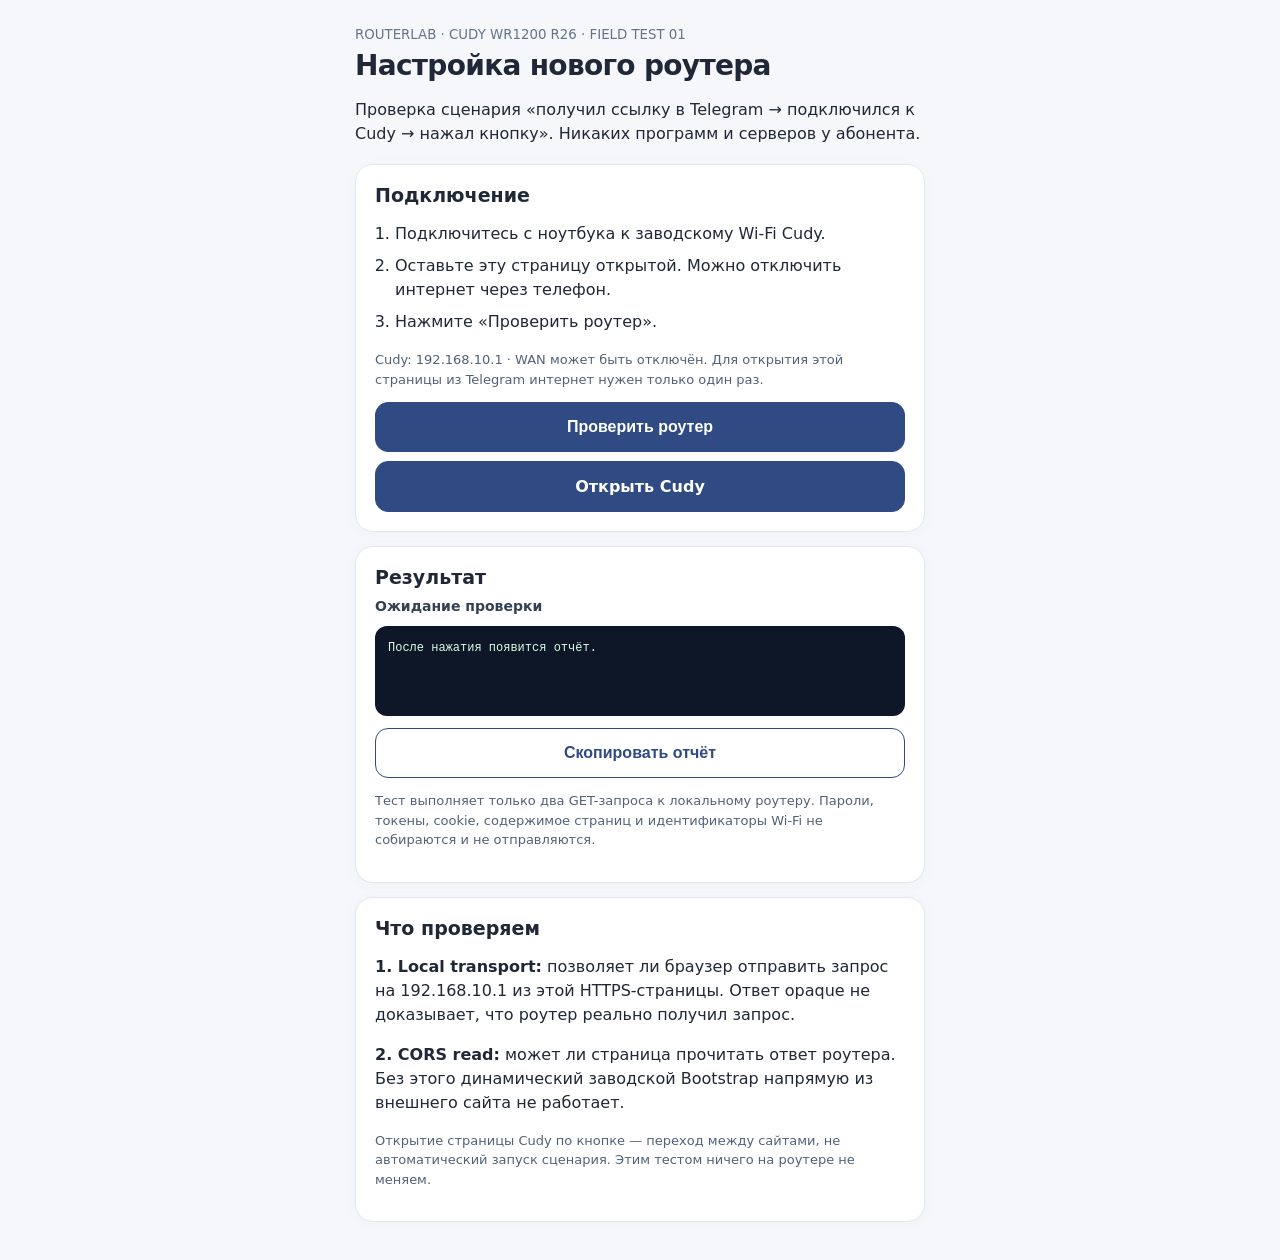
<file: docs/routerlab-telegram-test/index.html>
<!doctype html>
<html lang="ru">
<head>
<meta charset="utf-8">
<meta name="viewport" content="width=device-width, initial-scale=1">
<meta name="color-scheme" content="light">
<title>RouterLab — Cudy Telegram field test</title>
<style>
:root{font-family:system-ui,-apple-system,BlinkMacSystemFont,"Segoe UI",sans-serif;color:#202736;background:#f5f7fa}
*{box-sizing:border-box}body{margin:0;padding:24px 14px}
main{max-width:570px;margin:0 auto}
header{margin-bottom:18px}small{color:#64748b}h1{font-size:28px;letter-spacing:-.7px;margin:6px 0}
h2{font-size:19px;margin:0 0 10px}
.card{background:white;border:1px solid #e1e6ef;border-radius:18px;padding:19px;margin:14px 0;box-shadow:0 2px 15px #12213b07}
p,li{line-height:1.5}ol{padding-left:20px}li{margin:8px 0}
button,a.button{appearance:none;display:block;width:100%;padding:15px;border-radius:13px;border:1px solid #304a84;background:#304a84;color:white;text-align:center;font-weight:700;font-size:16px;text-decoration:none;cursor:pointer}
button:disabled{opacity:.55;cursor:wait}.secondary{background:white;color:#304a84;margin-top:9px}
#status{font-size:14px;font-weight:700;color:#334155}pre{border-radius:12px;background:#0d1727;color:#dcfce7;padding:13px;white-space:pre-wrap;overflow-wrap:anywhere;min-height:90px;font-size:12px;line-height:1.65}
.note{font-size:13px;color:#526178}.danger{color:#a11b28}.success{color:#14603e}
</style>
</head>
<body>
<main>
<header>
<small>ROUTERLAB · CUDY WR1200 R26 · FIELD TEST 01</small>
<h1>Настройка нового роутера</h1>
<p>Проверка сценария «получил ссылку в Telegram → подключился к Cudy → нажал кнопку». Никаких программ и серверов у абонента.</p>
</header>
<section class="card">
<h2>Подключение</h2>
<ol>
<li>Подключитесь с ноутбука к заводскому Wi-Fi Cudy.</li>
<li>Оставьте эту страницу открытой. Можно отключить интернет через телефон.</li>
<li>Нажмите «Проверить роутер».</li>
</ol>
<p class="note">Cudy: 192.168.10.1 · WAN может быть отключён. Для открытия этой страницы из Telegram интернет нужен только один раз.</p>
<button id="probe" type="button">Проверить роутер</button>
<a class="button secondary" href="http://192.168.10.1/cgi-bin/luci">Открыть Cudy</a>
</section>
<section class="card" aria-live="polite">
<h2>Результат</h2>
<div id="status">Ожидание проверки</div>
<pre id="output">После нажатия появится отчёт.</pre>
<button id="copy" type="button" class="secondary">Скопировать отчёт</button>
<p class="note">Тест выполняет только два GET-запроса к локальному роутеру. Пароли, токены, cookie, содержимое страниц и идентификаторы Wi-Fi не собираются и не отправляются.</p>
</section>
<section class="card">
<h2>Что проверяем</h2>
<p><b>1. Local transport:</b> позволяет ли браузер отправить запрос на 192.168.10.1 из этой HTTPS-страницы. Ответ opaque не доказывает, что роутер реально получил запрос.</p>
<p><b>2. CORS read:</b> может ли страница прочитать ответ роутера. Без этого динамический заводской Bootstrap напрямую из внешнего сайта не работает.</p>
<p class="note">Открытие страницы Cudy по кнопке — переход между сайтами, не автоматический запуск сценария. Этим тестом ничего на роутере не меняем.</p>
</section>
</main>
<script>
(() => {
  "use strict";
  const target = "http://192.168.10.1/cgi-bin/luci/admin/diag/status";
  const output = document.getElementById("output");
  const status = document.getElementById("status");
  const probe = document.getElementById("probe");
  const copy = document.getElementById("copy");
  let logLines = [];
  function line(s){logLines.push(s);output.textContent=logLines.join("\n");}
  function setStatus(t){status.textContent=t;}
  async function request(label, mode){
    line("--- " + label + " ---");
    const controller = new AbortController();
    const timer = setTimeout(()=>controller.abort(),10000);
    try {
      const response=await fetch(target,{
        method:"GET",
        mode,
        credentials:"omit",
        cache:"no-store",
        redirect:"follow",
        targetAddressSpace:"local",
        signal:controller.signal
      });
      line("resolved=yes type="+response.type+" status="+response.status);
      if(response.type==="opaque"){
        line("body=unreadable (opaque, request delivery not confirmed)");
        return "opaque";
      }
      const body=await response.text();
      line("readable=yes length="+body.length);
      return response.ok?"readable":"http_error";
    }catch(e){
      line("failed="+(e?.name||"Error")+" "+(e?.message||""));
      return "failed";
    }finally{clearTimeout(timer);}
  }
  probe.addEventListener("click",async()=>{
    probe.disabled=true;
    logLines=[];
    line("origin="+location.origin);
    line("target=192.168.10.1");
    line("test=read_only_no_credentials");
    setStatus("Проверяем связь...");
    const transport=await request("NO-CORS", "no-cors");
    const readable=await request("CORS", "cors");
    if(readable==="readable"){
      setStatus("PASS: HTTP-ответ Cudy читается с внешней страницы");
      status.className="success";
    }else{
      setStatus("READ BLOCKED: прямой браузерный Bootstrap пока не подтверждён");
      status.className="danger";
    }
    line("transport="+transport+" readable="+readable);
    line("complete=yes");
    probe.disabled=false;
  });
  copy.addEventListener("click",async()=>{
    const text=logLines.join("\n");
    if(!text){return;}
    try{
      await navigator.clipboard.writeText(text);
      copy.textContent="Скопировано";
    }catch{
      window.prompt("Скопируйте отчёт:",text);
    }
  });
})();
</script>
</body>
</html>
</file>
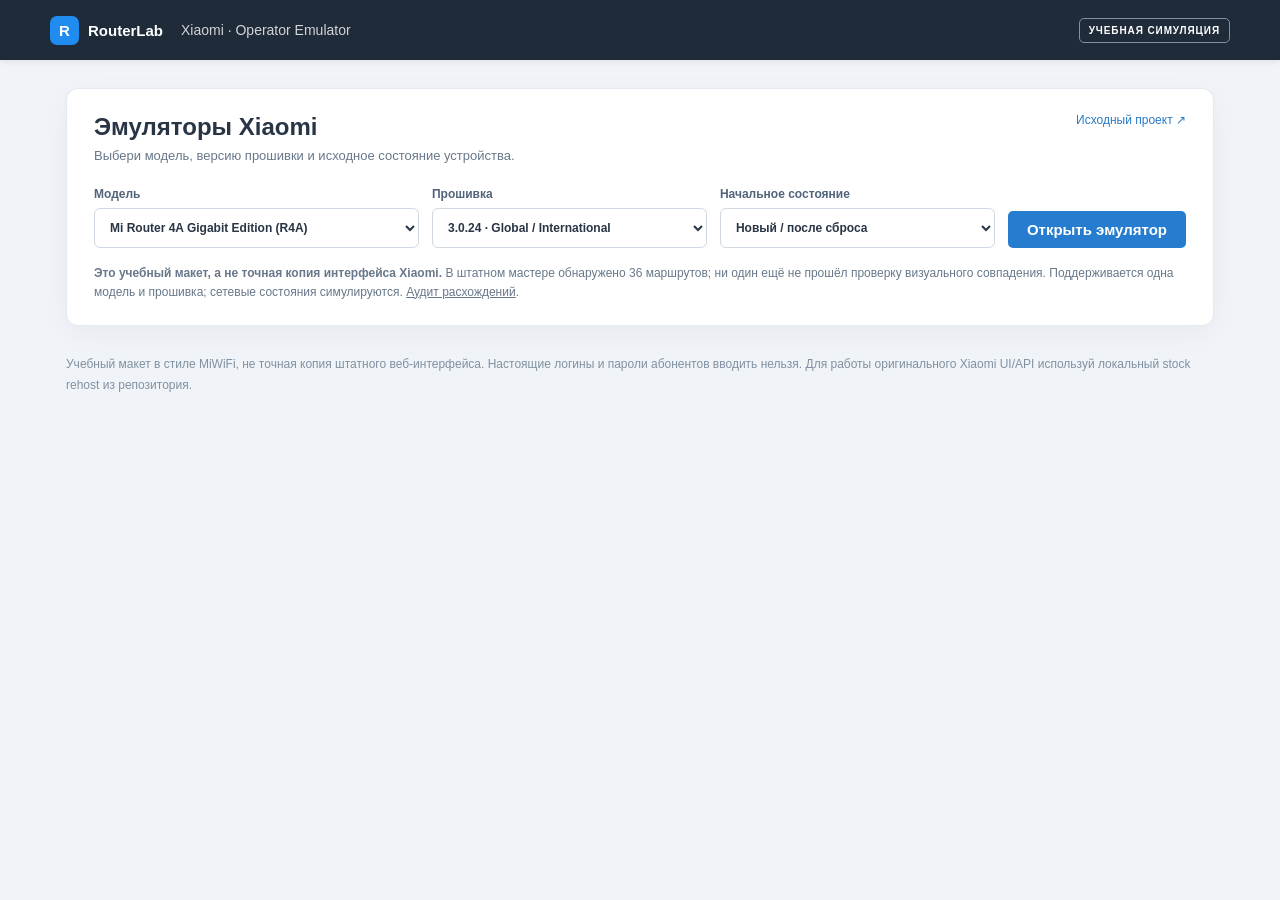
<file: docs/emulator/xiaomi/index.html>
<!doctype html>
<html lang="ru">
<head>
  <meta charset="utf-8">
  <meta name="viewport" content="width=device-width,initial-scale=1">
  <meta name="color-scheme" content="light">
  <meta http-equiv="Content-Security-Policy" content="default-src 'self'; connect-src 'none'; script-src 'self'; style-src 'self'; img-src 'self' data:; object-src 'none'; base-uri 'none'; form-action 'none'">
  <meta name="description" content="RouterLab: интерактивный учебный веб-эмулятор Xiaomi Mi Router 4A Gigabit R4A, Global 3.0.24.">
  <title>RouterLab — Xiaomi Operator Emulator</title>
  <link rel="stylesheet" href="./style.css">
  <script defer src="./catalog.js"></script>
  <script defer src="./scenarios.js"></script>
  <script defer src="./core.js"></script>
  <script defer src="./storage.js"></script>
  <script defer src="./views.js"></script>
  <script defer src="./app.js"></script>
</head>
<body>
  <header class="labbar">
    <a class="labbrand" href="#catalog" aria-label="Вернуться в каталог"><span class="lablogo">R</span><span>RouterLab</span></a>
    <span class="labtitle">Xiaomi · Operator Emulator</span>
    <span class="demo-tag">УЧЕБНАЯ СИМУЛЯЦИЯ</span>
  </header>
  <main>
    <section class="catalog" aria-label="Каталог моделей и прошивок">
      <div class="catalog-heading">
        <div><h1>Эмуляторы Xiaomi</h1><p>Выбери модель, версию прошивки и исходное состояние устройства.</p></div>
        <a class="help-link" href="https://github.com/4oker12/laboratory_hub/tree/main/devices/xiaomi/mi-router-4a-gigabit-r4a/3.0.24-int" target="_blank" rel="noopener noreferrer">Исходный проект ↗</a>
      </div>
      <div class="picker">
        <label>Модель<select id="model-select" aria-label="Модель роутера"></select></label>
        <label>Прошивка<select id="firmware-select" aria-label="Версия прошивки"></select></label>
        <label>Начальное состояние<select id="profile-select" aria-label="Состояние"><option value="factory">Новый / после сброса</option><option value="configured">Уже настроенный</option></select></label>
        <button id="open-demo" class="btn primary" type="button">Открыть эмулятор</button>
      </div>
      <p class="scope"><strong>Это учебный макет, а не точная копия интерфейса Xiaomi.</strong> В штатном мастере обнаружено 36 маршрутов; ни один ещё не прошёл проверку визуального совпадения. Поддерживается одна модель и прошивка; сетевые состояния симулируются. <a href="./STOCK_UI_AUDIT.md">Аудит расхождений</a>.</p>
    </section>

    <section id="simulator" class="simulator" hidden aria-label="Виртуальный веб-интерфейс Xiaomi">
      <div class="windowbar">
        <div class="address"><span aria-hidden="true">●</span> router.miwifi.com <span class="muted">(виртуальный интерфейс)</span></div>
        <div class="windowtools">
          <label class="scenario-label" for="scenario-select">Сбой:</label>
          <select id="scenario-select" aria-label="Учебный сценарий"></select>
          <button type="button" class="mini" id="restart-demo" title="Сбросить эмулятор">Сбросить</button>
          <button type="button" class="mini" id="close-demo" title="Вернуться к каталогу">Закрыть</button>
        </div>
      </div>

      <div class="router">
        <header class="router-header">
          <div class="router-top">
            <div class="miwifi">MiWiFi</div>
            <nav id="primary-nav" aria-label="Основное меню" hidden>
              <button type="button" data-tab="status" class="active">Состояние</button>
              <button type="button" data-tab="settings">Настройки</button>
              <button type="button" data-tab="advanced">Дополнительно</button>
            </nav>
            <div class="router-identity"><span id="router-name">Mi Router 4A Gigabit</span><button id="logout" type="button" hidden>Выйти</button></div>
          </div>
          <nav id="sub-nav" class="router-subnav" aria-label="Разделы настроек" hidden></nav>
          <div id="network-flow" class="network-flow" hidden>
            <span class="network-node">▣<small>Устройства</small></span>
            <span class="network-link"></span>
            <span class="network-node router-node">▥<small>Роутер</small></span>
            <span class="network-link offline"></span>
            <span class="network-node">◎<small>Интернет</small></span>
          </div>
        </header>
        <div id="message" class="message" hidden role="alert"></div>
        <div id="screen" class="router-content" aria-live="polite"></div>
        <footer class="router-footer"><span id="router-footer-label">MiWiFi · Xiaomi R4A 3.0.24 Global</span> <span>RouterLab training — not a real router</span></footer>
      </div>
    </section>
  </main>
  <footer class="site-footer">Учебный макет в стиле MiWiFi, не точная копия штатного веб-интерфейса. Настоящие логины и пароли абонентов вводить нельзя. Для работы оригинального Xiaomi UI/API используй локальный stock rehost из репозитория.</footer>
</body>
</html>
</file>
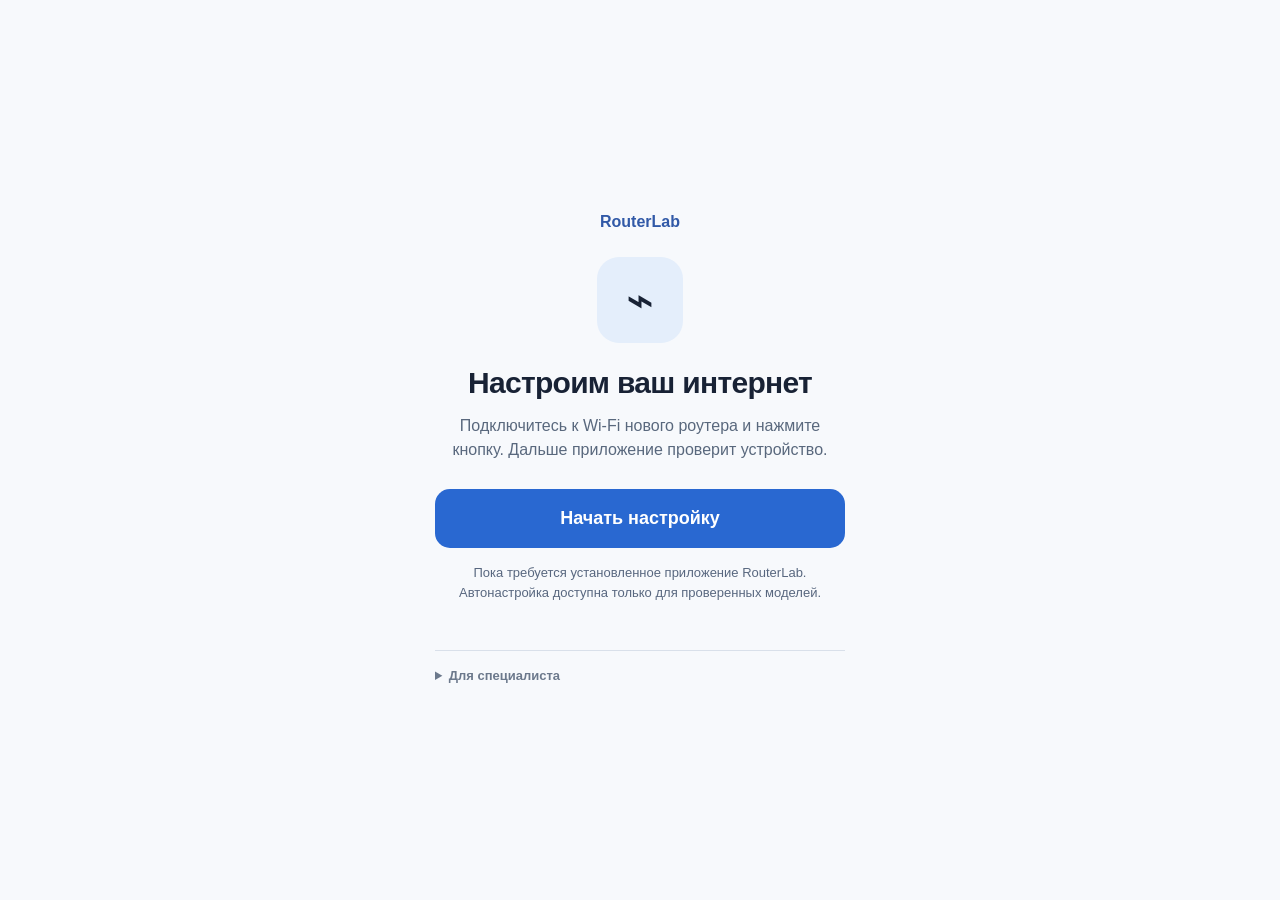
<file: mobile/RouterLab-Launcher.html>
<!doctype html>
<html lang="ru">
<head>
<meta charset="utf-8">
<meta name="viewport" content="width=device-width, initial-scale=1, viewport-fit=cover">
<meta name="theme-color" content="#f7f9fc">
<title>Настройка интернета — RouterLab</title>
<style>
:root{font-family:-apple-system,BlinkMacSystemFont,"Segoe UI",sans-serif;color:#182235;background:#f7f9fc}
*{box-sizing:border-box}body{margin:0;min-height:100vh;padding:calc(28px + env(safe-area-inset-top)) 18px 32px;display:grid;place-items:center}
main{max-width:410px;width:100%;text-align:center}.logo{font-size:16px;font-weight:700;color:#3159a7;margin-bottom:26px}
.mark{font-size:47px;background:#e4eefb;border-radius:22px;display:grid;place-items:center;width:86px;height:86px;margin:0 auto 23px}
h1{font-size:30px;line-height:1.15;letter-spacing:-.7px;margin:0 0 14px}p{color:#59687d;font-size:16px;line-height:1.5;margin:0 0 27px}
a.action{display:block;border-radius:15px;padding:19px 16px;background:#2968d1;color:#fff;text-decoration:none;font-weight:700;font-size:18px}
a.action.disabled{opacity:.5;pointer-events:none}.hint{font-size:13px;color:#58677f;line-height:1.5;margin-top:15px}
details{margin-top:48px;text-align:left;border-top:1px solid #d9e0ea;padding-top:17px;font-size:13px;color:#6c798c}
summary{cursor:pointer;font-weight:600}label{display:block;margin:12px 0 5px}input{width:100%;border:1px solid #afbed1;border-radius:9px;padding:12px;font-size:16px}
.subtle{display:block;margin-top:14px;color:#415e8b;text-decoration:underline}
</style>
</head>
<body>
<main>
 <div class="logo">RouterLab</div>
 <div class="mark" aria-hidden="true">⌁</div>
 <h1>Настроим ваш интернет</h1>
 <p>Подключитесь к Wi-Fi нового роутера и нажмите кнопку. Дальше приложение проверит устройство.</p>
 <a id="openApp" class="action" href="routerlab://open?host=192.168.0.1">Начать настройку</a>
 <div class="hint" id="status" aria-live="polite">Пока требуется установленное приложение RouterLab. Автонастройка доступна только для проверенных моделей.</div>
 <details id="technical">
  <summary>Для специалиста</summary>
  <label for="host">Адрес роутера</label>
  <input id="host" type="text" value="192.168.0.1" spellcheck="false" autocomplete="off" inputmode="decimal">
  <div class="hint" id="hostStatus"></div>
  <a id="openRouter" class="subtle" href="http://192.168.0.1">Открыть штатный интерфейс</a>
 </details>
</main>
<script>
'use strict';
const hostInput=document.getElementById('host');
const appLink=document.getElementById('openApp');
const routerLink=document.getElementById('openRouter');
const hostStatus=document.getElementById('hostStatus');
function isPrivateIPv4(s){
 const parts=s.split('.');
 if(parts.length!==4||!parts.every(v=>/^\d{1,3}$/.test(v)&&Number(v)<=255))return false;
 const [a,b]=parts.map(Number);
 return a===10||(a===172&&b>=16&&b<=31)||(a===192&&b===168);
}
function refresh(){
 const h=hostInput.value.trim(),ok=isPrivateIPv4(h);
 appLink.href=ok?'routerlab://open?host='+encodeURIComponent(h):'#';
 routerLink.href=ok?'http://'+h:'#';
 appLink.classList.toggle('disabled',!ok);
 appLink.setAttribute('aria-disabled',String(!ok));
 hostStatus.textContent=ok?'Локальный адрес подтверждён':'Введите локальный IPv4-адрес роутера';
}
const requested=new URLSearchParams(window.location.search).get('host');
if(requested&&isPrivateIPv4(requested))hostInput.value=requested;
hostInput.addEventListener('input',refresh);refresh();
</script>
</body>
</html>
</file>
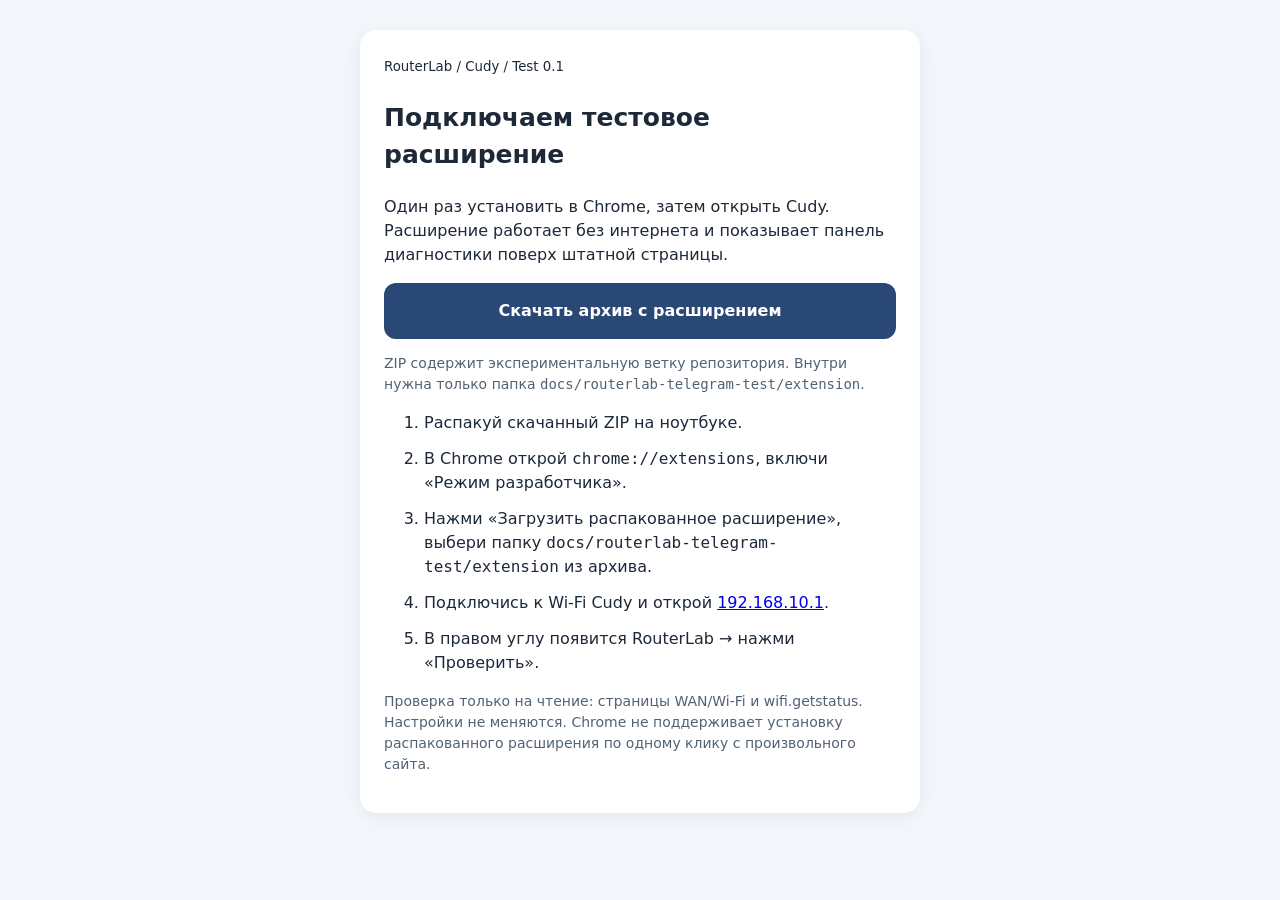
<file: docs/routerlab-telegram-test/install.html>
<!doctype html><html lang="ru"><head><meta charset="utf-8"><meta name="viewport" content="width=device-width,initial-scale=1"><title>RouterLab — установить тестовое расширение</title><style>body{font:16px/1.5 system-ui,sans-serif;max-width:560px;margin:30px auto;padding:0 16px;background:#f3f6fb;color:#1d2939}article{background:white;border-radius:16px;padding:24px;box-shadow:0 4px 18px #0001}h1{font-size:25px}a.btn{display:block;background:#294875;color:white;padding:16px;border-radius:12px;text-align:center;font-weight:700;text-decoration:none}li{margin:12px 0}.muted{font-size:14px;color:#526273}code{overflow-wrap:anywhere}</style></head><body><article><small>RouterLab / Cudy / Test 0.1</small><h1>Подключаем тестовое расширение</h1><p>Один раз установить в Chrome, затем открыть Cudy. Расширение работает без интернета и показывает панель диагностики поверх штатной страницы.</p><a class="btn" href="https://github.com/4oker12/laboratory_hub/archive/refs/heads/experiment/routerlab-telegram-bridge.zip">Скачать архив с расширением</a><p class="muted">ZIP содержит экспериментальную ветку репозитория. Внутри нужна только папка <code>docs/routerlab-telegram-test/extension</code>.</p><ol><li>Распакуй скачанный ZIP на ноутбуке.</li><li>В Chrome открой <code>chrome://extensions</code>, включи «Режим разработчика».</li><li>Нажми «Загрузить распакованное расширение», выбери папку <code>docs/routerlab-telegram-test/extension</code> из архива.</li><li>Подключись к Wi-Fi Cudy и открой <a href="http://192.168.10.1/cgi-bin/luci">192.168.10.1</a>.</li><li>В правом углу появится RouterLab → нажми «Проверить».</li></ol><p class="muted">Проверка только на чтение: страницы WAN/Wi-Fi и wifi.getstatus. Настройки не меняются. Chrome не поддерживает установку распакованного расширения по одному клику с произвольного сайта.</p></article></body></html>
</file>
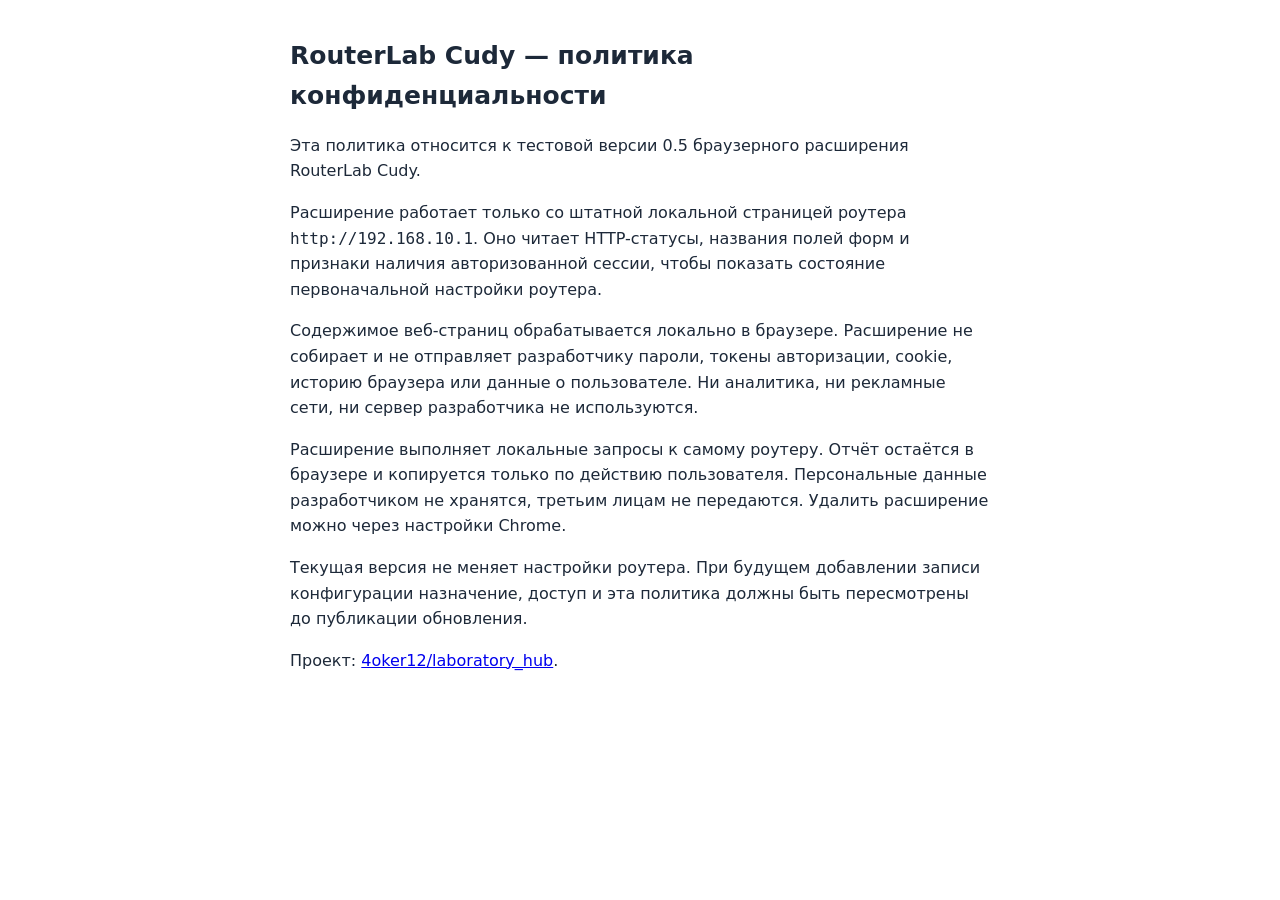
<file: docs/routerlab-telegram-test/privacy.html>
<!doctype html><html lang="ru"><head><meta charset="utf-8"><meta name="viewport" content="width=device-width,initial-scale=1"><title>RouterLab Cudy — Политика конфиденциальности</title><style>body{font:16px/1.6 system-ui,sans-serif;max-width:700px;margin:36px auto;padding:0 18px;color:#1d2939}h1{font-size:25px}</style></head><body><h1>RouterLab Cudy — политика конфиденциальности</h1><p>Эта политика относится к тестовой версии 0.5 браузерного расширения RouterLab Cudy.</p><p>Расширение работает только со штатной локальной страницей роутера <code>http://192.168.10.1</code>. Оно читает HTTP-статусы, названия полей форм и признаки наличия авторизованной сессии, чтобы показать состояние первоначальной настройки роутера.</p><p>Содержимое веб-страниц обрабатывается локально в браузере. Расширение не собирает и не отправляет разработчику пароли, токены авторизации, cookie, историю браузера или данные о пользователе. Ни аналитика, ни рекламные сети, ни сервер разработчика не используются.</p><p>Расширение выполняет локальные запросы к самому роутеру. Отчёт остаётся в браузере и копируется только по действию пользователя. Персональные данные разработчиком не хранятся, третьим лицам не передаются. Удалить расширение можно через настройки Chrome.</p><p>Текущая версия не меняет настройки роутера. При будущем добавлении записи конфигурации назначение, доступ и эта политика должны быть пересмотрены до публикации обновления.</p><p>Проект: <a href="https://github.com/4oker12/laboratory_hub">4oker12/laboratory_hub</a>.</p></body></html>
</file>
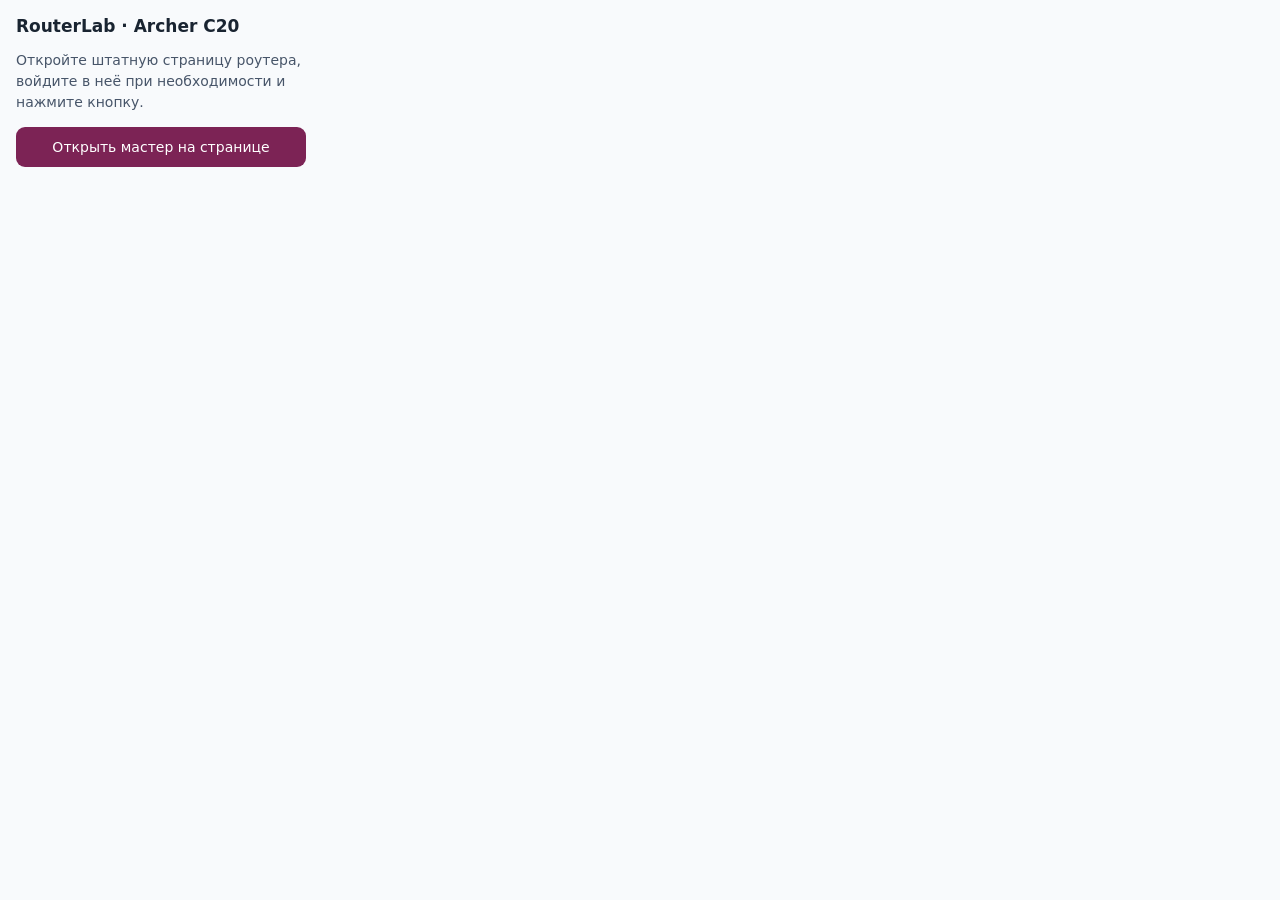
<file: extensions/tplink-c20/popup.html>
<!doctype html>
<html lang="ru"><head><meta charset="utf-8"><meta name="viewport" content="width=device-width,initial-scale=1">
<title>RouterLab TP-Link</title><style>
body{font:14px system-ui;margin:0;padding:16px;width:290px;color:#192431;background:#f8fafc}
h1{font-size:17px;margin:0 0 8px}p{line-height:1.5;color:#475569}button{background:#7c2355;color:white;border:0;border-radius:9px;padding:12px;width:100%;font:inherit;cursor:pointer}#status{margin-top:10px;white-space:pre-wrap;color:#475569}
</style></head><body>
<h1>RouterLab · Archer C20</h1>
<p>Откройте штатную страницу роутера, войдите в неё при необходимости и нажмите кнопку.</p>
<button id="start">Открыть мастер на странице</button><div id="status" role="status"></div>
<script src="popup.js"></script></body></html>
</file>
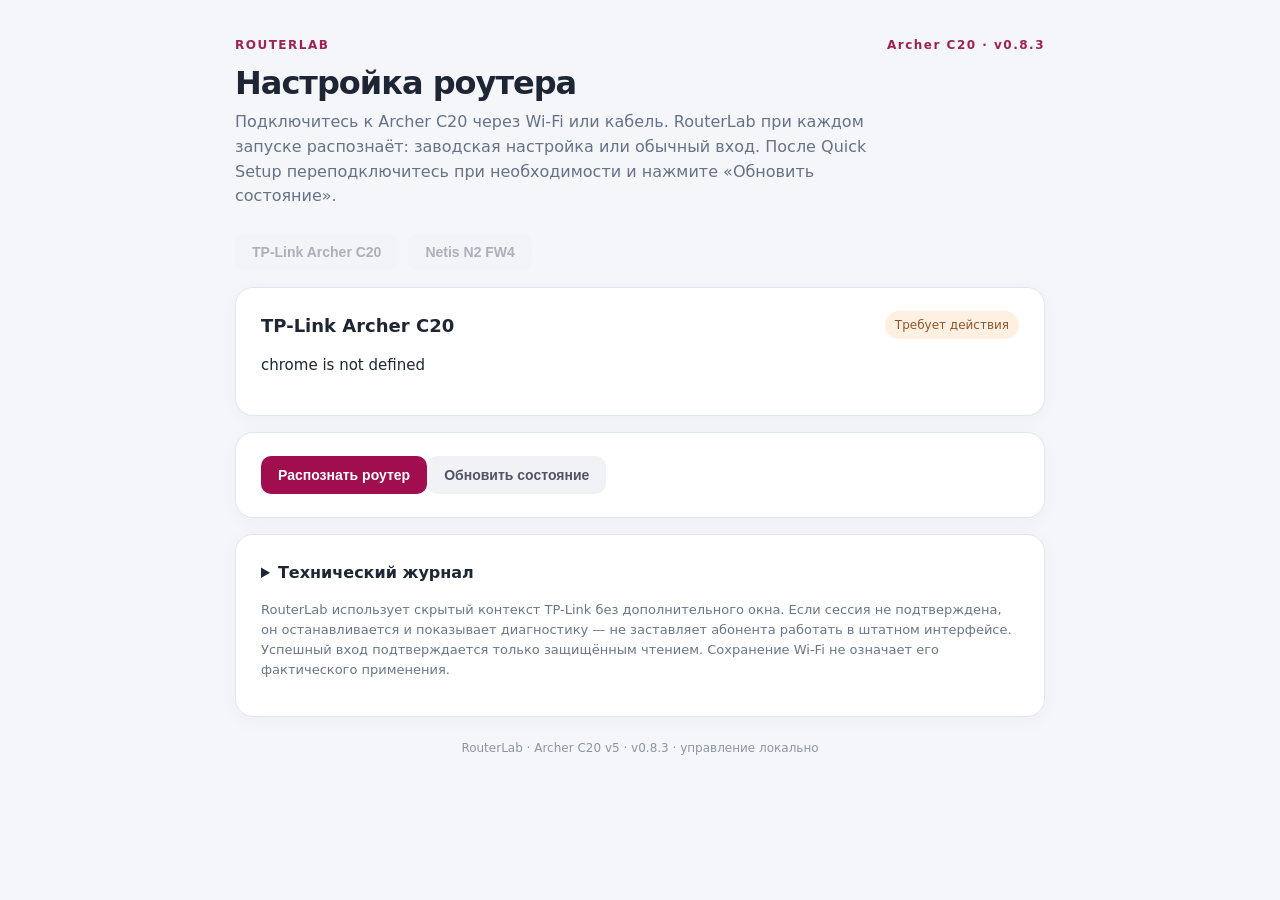
<file: extensions/tplink-c20/independent-session/setup.html>
<!doctype html><html lang="ru"><head><meta charset="utf-8"><meta name="viewport" content="width=device-width,initial-scale=1"><meta http-equiv="Content-Security-Policy" content="script-src 'self'; object-src 'none'; base-uri 'none'"><title>RouterLab — настройка роутера</title><link rel="stylesheet" href="setup.css"></head>
<body><main class="wrap">
<header><div class="eyebrow">ROUTERLAB <span id="deviceLabel">Archer C20 · v0.8.3</span></div><h1>Настройка роутера</h1><p>Подключитесь к Archer C20 через Wi-Fi или кабель. RouterLab при каждом запуске распознаёт: заводская настройка или обычный вход. После Quick Setup переподключитесь при необходимости и нажмите «Обновить состояние».</p><div class="buttons"><button id="deviceTplink" class="quiet" type="button">TP-Link Archer C20</button><button id="deviceNetis" class="quiet" type="button">Netis N2 FW4</button></div></header>
<section class="panel"><div class="panel-head"><h2 id="routerName">TP-Link Archer C20</h2><span id="pill">Проверяем</span></div><p id="status" role="status">Определяем состояние роутера…</p><p id="substatus" class="muted"></p></section>
<section id="first" class="panel hidden"><h2>Первое подключение</h2><p class="muted">Задайте первый пароль администратора. После этого RouterLab продолжит быстрый мастер: WAN DHCP и Wi-Fi.</p><label>Новый пароль администратора<input id="firstPassword" type="password" autocomplete="new-password" minlength="8" maxlength="63" placeholder="Не менее 8 символов"></label><label>Подтверждение пароля<input id="firstPasswordConfirm" type="password" autocomplete="new-password" minlength="8" maxlength="63" placeholder="Повторите пароль"></label></section>
<section id="stateCheck" class="panel hidden"><h2>Проверяем сессию RouterLab</h2><p>Запрос входа уже отправлен, но защищённое чтение настроек не подтвердилось. Это не означает, что пароль неправильный. RouterLab не будет отправлять его повторно и не требует открывать штатную страницу TP-Link.</p><button id="inspectBusy" class="quiet">Проверить состояние входа (без пароля)</button><button id="confirmFactoryLogin" class="quiet hidden">Первый пароль создан — проверить обычный вход</button><p class="muted">Проверка запрашивает только штатный статус занятости устройства через /cgi/getBusy, без пароля и без изменения настроек. Результат не считается подтверждением собственной сессии RouterLab.</p></section>
<section id="known" class="panel hidden"><h2>Пароль уже создан</h2><p class="muted">Если текущая сессия действительна, пароль повторно не потребуется.</p><label>Пароль администратора<input id="knownPassword" type="password" autocomplete="current-password"></label></section>
<section id="quick" class="panel hidden"><h2>Быстрая настройка</h2><p>Профиль Quick Setup: <strong>Украина → все → Воля → Динамический IP (DHCP)</strong>. Имена и пароли Wi-Fi можно оставить штатными или изменить в полях ниже.</p><p class="muted">Дополнительно: можно задать имена и общий пароль Wi-Fi сейчас. Если оставить поля пустыми, используются значения штатного мастера.</p>
<div class="cols"><label>SSID 2,4 ГГц (необязательно)<input id="quickSsid24" maxlength="32"></label><label>SSID 5 ГГц (необязательно)<input id="quickSsid5" maxlength="32"></label></div>
<label>Пароль Wi-Fi для обеих сетей (необязательно)<input id="quickWifiKey" type="password" autocomplete="new-password" minlength="8" maxlength="63"></label>
<p id="quickNote" class="note">RouterLab автоматически выполняет подтверждённые этапы мастера. Выбираются пункты из ранее пройденного штатного мастера TP-Link; при отсутствии нужного пункта настройка останавливается без сохранения.</p></section>
<section id="editor" class="panel hidden"><h2>Обычный режим · WAN и Wi-Fi</h2><p class="muted" id="wanStatus">Проверяем тип WAN…</p><p class="muted">Имена получены защищённым чтением физического роутера.</p><div class="cols"><label>Wi-Fi 2,4 ГГц<input id="ssid24" maxlength="32"></label><label>Wi-Fi 5 ГГц<input id="ssid5" maxlength="32"></label></div><label class="check"><input id="changeKey" type="checkbox"> Изменить также пароль обеих сетей</label><div id="keys" class="hidden"><label>Новый пароль Wi-Fi<input id="wifiKey" type="password" autocomplete="new-password" minlength="8" maxlength="63"></label><label>Повторите пароль<input id="wifiKey2" type="password" autocomplete="new-password" minlength="8" maxlength="63"></label></div><p class="note">Сначала настройки записываются. Затем требуется применить их перезагрузкой и проверить подключение к новому Wi-Fi. Само чтение новых SSID не доказывает вещание сети.</p></section>

<section id="netisFactory" class="panel hidden">
<h2>Первое подключение · Netis N2</h2>
<p class="muted">Проверенная по HAR команда заводского мастера: WAN DHCP и Wi-Fi 2,4/5 ГГц. Устройство может временно пропасть из сети. Одну команду не отправляем повторно автоматически.</p>
<label>Пароль администратора<input id="netisAdmin" type="password" autocomplete="new-password" minlength="1" maxlength="64"></label>
<label>Повторите пароль администратора<input id="netisAdmin2" type="password" autocomplete="new-password" minlength="1" maxlength="64"></label>
<div class="cols"><label>SSID 2,4 ГГц<input id="netisSsid24" maxlength="32"></label><label>SSID 5 ГГц<input id="netisSsid5" maxlength="32"></label></div>
<label>Общий пароль Wi-Fi<input id="netisWifiPassword" type="password" autocomplete="new-password" minlength="8" maxlength="63"></label>
<label>Повторите пароль Wi-Fi<input id="netisWifiPassword2" type="password" autocomplete="new-password" minlength="8" maxlength="63"></label>
<p class="note">Перед отправкой мастер попросит подтверждение. После отключения Wi-Fi переподключитесь и нажмите «Обновить состояние».</p>
</section>
<section id="netisLogin" class="panel hidden">
<h2>Авторизация · Netis N2</h2><p class="muted">Настройки уже созданы. Введите действующий пароль администратора для входа и чтения WAN/Wi-Fi.</p>
<label>Пароль администратора<input id="netisPassword" type="password" autocomplete="current-password"></label>
</section>
<section id="netisStatus" class="panel hidden">
<h2>Состояние WAN и Wi-Fi</h2><pre id="netisSummary">Ожидаем чтения настроек…</pre>
<p class="note">Постконфигурационная смена SSID/пароля и PPPoE/Static пока недоступны: их команды не подтверждены физическим HAR. Успешный ответ CGI не доказывает сохранение после перезагрузки.</p>
<details><summary>Дополнительные настройки — мощность Wi-Fi и IGMP</summary>
<p class="muted">Операции из HAR с повторным чтением. Применяйте только на своём тестовом роутере.</p>
<div class="cols"><label>Мощность 2,4 ГГц<select id="netisPower24"><option value="2">Низкая</option><option value="50">Средняя</option><option value="100">Высокая</option></select></label>
<label>Мощность 5 ГГц<select id="netisPower5"><option value="2">Низкая</option><option value="50">Средняя</option><option value="100">Высокая</option></select></label></div>
<button id="netisSetPower" class="quiet" type="button">Применить мощность Wi-Fi</button>
<div class="cols"><label class="check"><input id="netisProxy" type="checkbox"> IGMP Proxy</label>
<label class="check"><input id="netisSnooping" type="checkbox"> IGMP Snooping</label></div>
<button id="netisSetIgmp" class="quiet" type="button">Применить IGMP</button>
</details>
</section>
<section class="panel" id="actions"><button id="primary" class="primary">Определить роутер</button><button id="retry" class="quiet">Обновить состояние</button><button id="verify" class="quiet hidden">Проверить конфигурацию</button><button id="reboot" class="quiet hidden">Перезагрузить для применения</button><button id="confirmWifi" class="quiet hidden">Подтвердить Wi-Fi после перезагрузки</button><button id="vendor" class="quiet hidden">Запустить штатную сессию в отдельном свёрнутом окне</button><button id="showVendor" class="quiet hidden">Показать штатное окно</button></section>
<section class="panel"><details><summary>Технический журнал</summary><pre id="log">Ожидание…</pre><div class="buttons"><button id="copy" class="quiet">Копировать отчёт</button></div></details><p class="muted">RouterLab использует скрытый контекст TP-Link без дополнительного окна. Если сессия не подтверждена, он останавливается и показывает диагностику — не заставляет абонента работать в штатном интерфейсе. Успешный вход подтверждается только защищённым чтением. Сохранение Wi-Fi не означает его фактического применения.</p></section>
<footer id="routerFooter">RouterLab · Archer C20 v5 · v0.8.3 · управление локально</footer>
</main><script src="netis-setup.js"></script><script src="setup.js"></script></body></html>
</file>
<file: docs/emulator/xiaomi/style.css>
:root {
  font-family:Arial,Helvetica,sans-serif;
  color:#293444;
  background:#f0f3f7;
  font-size:15px
}

* {
  box-sizing:border-box
}

body {
  margin:0
}

button,select,input {
  font:inherit
}

button {
  cursor:pointer
}

button:disabled {
  cursor:not-allowed;
  opacity:.5
}

a {
  color:inherit
}

.labbar {
  background:#202b39;
  color:#fff;
  height:60px;
  display:flex;
  align-items:center;
  gap:18px;
  padding:0 max(20px,calc((100% - 1180px)/2));
  box-shadow:0 2px 6px #0001
}

.labbrand {
  display:flex;
  align-items:center;
  gap:9px;
  font-weight:700;
  text-decoration:none
}

.lablogo {
  width:29px;
  height:29px;
  background:#208cf0;
  color:#fff;
  border-radius:7px;
  display:grid;
  place-items:center
}

.labtitle {
  opacity:.8;
  font-size:14px
}

.demo-tag {
  margin-left:auto;
  border:1px solid #8191a3;
  padding:6px 9px;
  border-radius:5px;
  font-size:10px;
  letter-spacing:.09em;
  font-weight:700
}

main {
  max-width:1180px;
  margin:28px auto;
  padding:0 16px
}

.catalog {
  background:#fff;
  padding:24px 27px;
  border:1px solid #e5eaf0;
  border-radius:12px;
  box-shadow:0 8px 30px #20304b0b
}

.catalog-heading {
  display:flex;
  align-items:start;
  justify-content:space-between;
  gap:14px
}

.catalog h1 {
  margin:0 0 7px;
  font-size:24px
}

.catalog p {
  color:#68788a;
  font-size:13px;
  margin:0
}

.help-link {
  font-size:12px;
  color:#287ac5;
  text-decoration:none
}

.picker {
  display:grid;
  grid-template-columns:1.3fr 1.1fr 1.1fr auto;
  align-items:end;
  gap:13px;
  margin-top:24px
}

.picker label {
  font-size:12px;
  color:#52647a;
  font-weight:700;
  display:flex;
  flex-direction:column;
  gap:7px
}

.picker select,.scenario-label+select {
  background:#fff;
  color:#293444;
  min-height:40px;
  border:1px solid #cfd8e3;
  border-radius:6px;
  padding:0 11px;
  max-width:100%
}

.btn {
  border:0;
  background:#edf2f9;
  color:#20598c;
  border-radius:5px;
  padding:10px 19px;
  font-weight:600
}

.btn.primary {
  color:white;
  background:#267dd0
}

.btn.primary:hover {
  background:#176ab6
}

.btn.light {
  background:#e7f3ff;
  color:#2376b7
}

.btn.small {
  font-size:13px;
  padding:8px 14px
}

.catalog .scope {
  margin-top:16px;
  line-height:1.55;
  font-size:12px
}

.simulator {
  margin-top:25px;
  background:white;
  border:1px solid #dbe3ec;
  box-shadow:0 8px 34px #22345218;
  border-radius:9px;
  overflow:hidden
}

.windowbar {
  min-height:49px;
  background:#f5f7f9;
  border-bottom:1px solid #dde3ea;
  display:flex;
  justify-content:space-between;
  align-items:center;
  gap:15px;
  padding:8px 13px
}

.address {
  font-size:12px;
  color:#4e6174;
  white-space:nowrap
}

.address>span:first-child {
  color:#40a86a
}

.muted {
  opacity:.6
}

.windowtools {
  display:flex;
  align-items:center;
  gap:8px;
  flex-wrap:wrap
}

.windowtools select {
  font-size:12px;
  height:32px;
  min-height:32px
}

.scenario-label {
  font-size:11px;
  color:#708093
}

.mini {
  background:white;
  border:1px solid #cfd9e5;
  border-radius:4px;
  padding:7px 11px;
  font-size:12px;
  color:#374c62
}

.router {
  background:#1981d8;
  min-height:530px
}

.router-header {
  background:#1884da;
  color:#fff
}

.router-top {
  max-width:980px;
  margin:0 auto;
  min-height:72px;
  display:flex;
  align-items:center;
  gap:45px
}

.miwifi {
  font-size:32px;
  color:#cde7ff;
  letter-spacing:-2px;
  font-weight:200;
  white-space:nowrap
}

#primary-nav {
  display:flex;
  align-self:stretch;
  align-items:stretch;
  gap:4px
}

#primary-nav button {
  background:transparent;
  color:#b3d4f2;
  border:0;
  padding:0 19px;
  font-size:14px
}

#primary-nav button:hover,#primary-nav button.active {
  color:#fff;
  font-weight:700
}

.router-identity {
  margin-left:auto;
  font-size:12px;
  color:#cee7ff;
  white-space:nowrap
}

.router-identity button {
  background:transparent;
  color:#fff;
  border:0;
  text-decoration:underline;
  font-size:12px;
  margin-left:8px
}

.router-subnav {
  min-height:100px;
  max-width:990px;
  margin:0 auto;
  display:flex;
  gap:28px;
  align-items:stretch;
  justify-content:center;
  overflow-x:auto
}

.router-subnav button {
  color:#cfe8fc;
  border:0;
  background:transparent;
  min-width:100px;
  padding:13px 4px 18px;
  font-size:12px;
  border-bottom:4px solid transparent;
  display:flex;
  flex-direction:column;
  align-items:center;
  gap:10px;
  white-space:nowrap
}

.router-subnav button .subicon {
  width:36px;
  height:36px;
  border-radius:50%;
  display:grid;
  place-items:center;
  background:#52a8e9;
  color:#fff;
  font-size:21px
}

.router-subnav button.active {
  color:#fff;
  border-bottom-color:#fff
}

.router-subnav button.active .subicon {
  background:#fff;
  color:#1584dc
}

.network-flow {
  height:130px;
  display:flex;
  align-items:center;
  justify-content:center;
  gap:10px
}

.network-node {
  width:88px;
  display:flex;
  flex-direction:column;
  align-items:center;
  justify-content:center;
  color:#dff0ff;
  font-size:41px
}

.network-node small {
  font-size:11px;
  color:#e2f3ff;
  margin-top:2px
}

.network-link {
  width:19%;
  max-width:190px;
  height:3px;
  background:#64e89d
}

.network-link.offline {
  background:#e4bc72
}

.router-content {
  max-width:1000px;
  margin:0 auto;
  background:#fff;
  border-radius:9px 9px 0 0;
  min-height:385px;
  padding:29px 33px 36px;
  box-shadow:0 5px 17px #0056a52c
}

.router-content h2 {
  margin:0 0 8px;
  font-size:20px;
  color:#273644;
  font-weight:500
}

.router-content h3 {
  font-size:15px;
  font-weight:600;
  margin:27px 0 15px;
  padding-bottom:12px;
  border-bottom:1px solid #e8edf2
}

.router-content p,.hint {
  color:#7b8997;
  font-size:13px;
  line-height:1.65
}

.router-footer {
  max-width:1000px;
  margin:0 auto;
  color:#b7dbf9;
  font-size:11px;
  padding:15px 5px 22px;
  display:flex;
  justify-content:space-between;
  gap:8px
}

.site-footer {
  max-width:1180px;
  margin:18px auto 24px;
  padding:0 16px;
  color:#8191a1;
  font-size:12px;
  line-height:1.7
}

.message {
  max-width:1000px;
  margin:0 auto;
  padding:12px 24px;
  background:#fff3cf;
  color:#7b4f09;
  font-size:13px
}

.message.success {
  background:#def5e5;
  color:#22663a
}

.wizard {
  max-width:590px;
  margin:20px auto
}

.wizard-steps {
  display:flex;
  gap:4px;
  margin:15px 0 27px
}

.wizard-steps>span {
  height:5px;
  border-radius:6px;
  background:#dae3ec;
  flex:1
}

.wizard-steps>span.done {
  background:#1387df
}

.wizard-actions {
  display:flex;
  gap:9px;
  justify-content:flex-end;
  margin-top:23px
}

.form-grid {
  display:grid;
  grid-template-columns:190px 1fr;
  gap:14px 21px;
  align-items:center;
  margin-top:22px
}

.form-grid label {
  font-size:13px;
  color:#687d90
}

.form-grid input,.form-grid select,.field input,.field select {
  width:100%;
  border:1px solid #d4dee7;
  border-radius:4px;
  height:40px;
  padding:8px 10px;
  color:#263b4d;
  background:white;
  outline-color:#1981d8
}

.form-grid input[type=checkbox] {
  width:17px;
  height:17px
}

.form-grid .full {
  grid-column:1/-1
}

.form-grid .rowcheck {
  display:flex;
  align-items:center;
  gap:10px
}

.form-grid input:disabled {
  background:#f4f5f6;
  color:#9da9b3
}

.wan-details {
  border:1px solid #e8edf4;
  border-radius:7px;
  padding:13px 16px;
  background:#f8fbff;
  margin-top:14px
}

.wan-details .form-grid {
  margin-top:5px
}

.panel {
  margin-bottom:23px
}

.panel .statusline {
  margin-top:8px;
  font-size:13px
}

.statusline.bad {
  color:#d17c28
}

.statusline.good {
  color:#398e66
}

.cards {
  display:grid;
  grid-template-columns:repeat(2,minmax(0,1fr));
  gap:24px;
  margin:22px 0
}

.wifi-card {
  padding:26px 22px;
  border:1px solid #e7edf3;
  border-radius:7px;
  text-align:center;
  min-width:0
}

.wifi-card .frequency {
  font-size:30px;
  color:#222b34
}

.wifi-card .frequency span {
  font-size:17px
}

.wifi-card p {
  overflow-wrap:anywhere
}

.pill {
  display:inline-block;
  padding:4px 10px;
  border-radius:20px;
  background:#e9f3fb;
  color:#2983c5;
  font-size:12px
}

.pill.warning {
  background:#fff0e3;
  color:#a56d28
}

.summary-table {
  width:100%;
  border-collapse:collapse;
  font-size:13px;
  margin-top:15px
}

.summary-table td {
  padding:11px 12px;
  border-bottom:1px solid #eff2f5
}

.summary-table td:first-child {
  width:37%;
  color:#8a98a7
}

.notice {
  background:#eef7ff;
  padding:12px 15px;
  border-left:3px solid #2587da;
  border-radius:4px;
  color:#526b81;
  font-size:12px;
  line-height:1.6;
  margin:17px 0
}

.notice.warn {
  background:#fff6e9;
  border-color:#db9b49;
  color:#865b28
}

.divider {
  border-top:1px solid #edf0f4;
  margin:24px 0
}

.two-column {
  display:grid;
  grid-template-columns:1fr 1fr;
  gap:20px
}

.metric {
  background:#f7f9fc;
  padding:17px;
  border-radius:6px
}

.metric strong {
  display:block;
  margin-top:6px;
  font-size:20px
}

.metric small {
  color:#8494a2
}

.link {
  background:none;
  border:0;
  color:#167dd2;
  padding:0;
  text-decoration:underline
}

.empty {
  padding:45px 5px;
  text-align:center;
  color:#8a9baa
}

.login {
  max-width:380px;
  margin:18px auto;
  padding:15px
}

.login input {
  display:block;
  width:100%;
  height:43px;
  padding:9px 12px;
  border:1px solid #d1dce8;
  margin:13px 0;
  border-radius:5px
}

.login .btn {
  width:100%;
  margin-top:8px
}

.hint-chips {
  display:flex;
  flex-wrap:wrap;
  gap:8px;
  margin:17px 0
}

.hint-chips span {
  padding:5px 9px;
  background:#f0f6fb;
  color:#487495;
  border-radius:4px;
  font-size:11px
}

hr {
  border:0;
  border-top:1px solid #ecf0f4;
  margin:20px 0
}

[hidden] {
  display:none!important
}

@media(max-width:850px) {
  .picker {
    grid-template-columns:1fr 1fr
  }

  .router-top {
    padding:0 15px;
    gap:8px
  }

  .router-subnav {
    justify-content:flex-start;
    padding:0 9px
  }

  .router-identity {
    font-size:10px
  }

  .router-content {
    margin:0 10px
  }

  .windowbar {
    align-items:flex-start;
    flex-direction:column
  }

  .network-flow {
    height:112px
  }

}

@media(max-width:600px) {
  .labtitle {
    display:none
  }

  .catalog {
    padding:20px 16px
  }

  .catalog-heading {
    display:block
  }

  .help-link {
    display:block;
    margin-top:10px
  }

  .picker {
    grid-template-columns:1fr
  }

  .demo-tag {
    font-size:9px;
    padding:5px
  }

  .router-top {
    flex-wrap:wrap;
    gap:0;
    min-height:92px
  }

  .miwifi {
    font-size:26px;
    width:100px
  }

  #primary-nav {
    order:2;
    width:100%;
    justify-content:space-around;
    height:42px
  }

  #primary-nav button {
    padding:0 9px
  }

  .router-identity {
    flex:1;
    text-align:right
  }

  .router-content {
    padding:22px 16px
  }

  .router-content h2 {
    font-size:18px
  }

  .cards,.two-column {
    grid-template-columns:1fr;
    gap:12px
  }

  .form-grid {
    grid-template-columns:1fr;
    gap:7px
  }

  .form-grid label {
    margin-top:9px
  }

  .router-footer {
    padding:13px;
    flex-wrap:wrap
  }

  .windowtools {
    width:100%
  }

  .windowtools select {
    flex:1;
    min-width:130px
  }

  .router-subnav button {
    min-width:84px;
    font-size:11px
  }

  .wizard {
    margin:8px auto
  }

}

.welcome-symbol {
  font-size:45px;
  color:#1687df
}
</file>
<file: extensions/tplink-c20/independent-session/setup.css>
:root{font-family:Inter,system-ui,-apple-system,'Segoe UI',sans-serif;color:#1e2636;background:#f5f6fa}*{box-sizing:border-box}body{margin:0}.wrap{max-width:850px;margin:0 auto;padding:38px 20px 58px}.eyebrow{font-size:12px;font-weight:800;color:#9e2255;letter-spacing:1.5px;display:flex;justify-content:space-between}h1{font-size:32px;letter-spacing:-1px;margin:12px 0 8px}header p{max-width:640px;color:#667286;margin:0 0 24px;line-height:1.55}.panel{background:white;border:1px solid #e1e5ed;box-shadow:0 4px 20px #29394f09;border-radius:18px;padding:23px 25px;margin-top:16px}.panel h2{margin:0 0 16px;font-size:18px}.panel-head{display:flex;justify-content:space-between;align-items:center}.panel-head h2{margin:0}.router{display:flex;align-items:center;gap:12px;padding:18px;margin-top:14px;border-radius:12px;background:#f7f7fa}.router-icon{display:grid;place-items:center;width:42px;height:42px;border-radius:11px;background:#f3e1eb;color:#aa245a;font-size:24px}.muted,.note{color:#697689;font-size:13px;line-height:1.55}.router .muted{margin-top:5px}#status{font-size:15px;line-height:1.5}#pill{border-radius:20px;background:#eceff3;font-size:12px;padding:7px 10px;color:#556273}.buttons{display:flex;gap:10px;flex-wrap:wrap;margin-top:14px}button{border:0;border-radius:10px;padding:11px 17px;background:#a00e4f;color:white;font-size:14px;font-weight:650;cursor:pointer}button.primary{background:#a00e4f}button.quiet{color:#4f5565;background:#f1f2f6}button:disabled{cursor:not-allowed;opacity:.43}button:not(:disabled):hover{filter:brightness(.94)}label{display:block;margin:12px 0;font-size:13px;font-weight:600}input:not([type=checkbox]),select{display:block;width:100%;margin-top:7px;border:1px solid #cfd5df;padding:12px;border-radius:9px;font:inherit;color:#1d2939}input:not([type=checkbox]):focus,select:focus{outline:2px solid #d5aac1}input:disabled{background:#f4f5f7}.cols{display:grid;grid-template-columns:1fr 1fr;gap:16px}.check{font-weight:500;line-height:1.5;display:flex;gap:9px;align-items:flex-start}.check input{margin-top:4px}.hidden{display:none!important}.note{border-left:3px solid #cbd3df;background:#f8f9fb;padding:10px 12px;margin-top:16px}details{padding:5px 0}details+details{border-top:1px solid #e9ecf2;margin-top:14px;padding-top:14px}summary{cursor:pointer;font-weight:600}pre{max-height:250px;overflow:auto;white-space:pre-wrap;word-break:break-word;background:#171f2c;color:#d6e0eb;border-radius:10px;padding:15px;font-size:12px}footer{color:#8b95a3;font-size:12px;padding:24px 0;text-align:center}@media(max-width:580px){.wrap{padding:18px 12px}.panel{padding:18px}.cols{grid-template-columns:1fr}h1{font-size:26px}}
</file>
